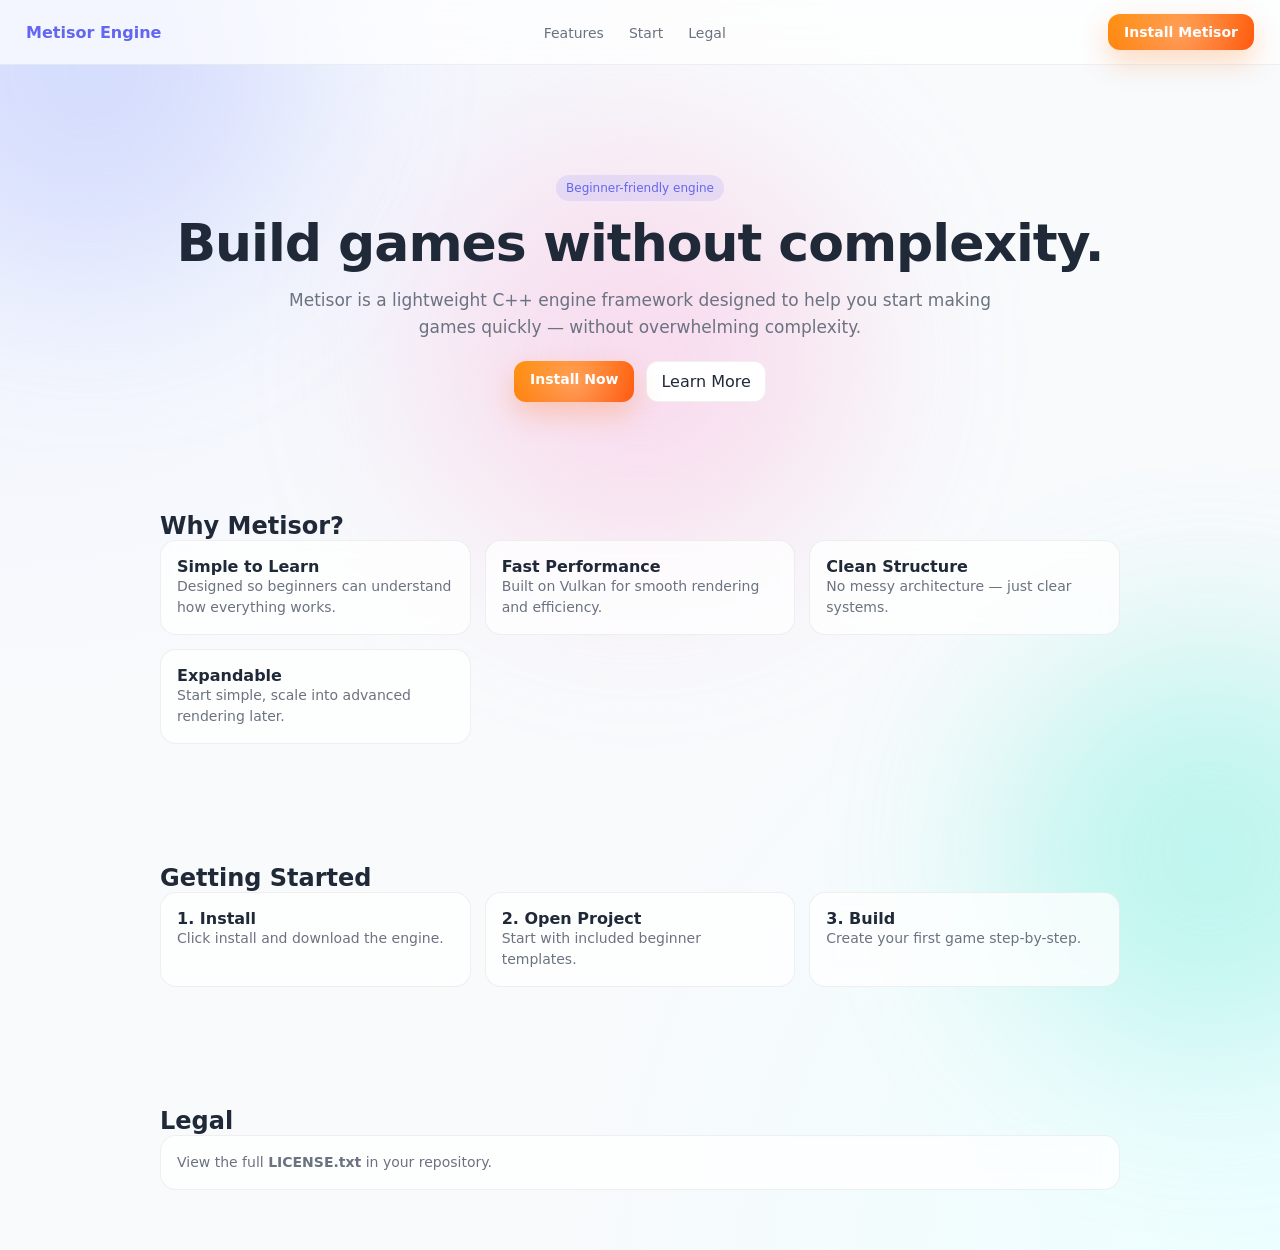
<file: Index.html>
<!DOCTYPE html>
<html lang="en">
<head>
<meta charset="UTF-8" />
<meta name="viewport" content="width=device-width, initial-scale=1.0"/>
<title>Metisor Engine</title>

<style>
:root{
  --bg1:#f8fafc;
  --bg2:#eef2ff;
  --bg3:#ecfeff;

  --card:rgba(255,255,255,0.75);
  --border:rgba(0,0,0,0.06);

  --text:#1f2937;
  --muted:#6b7280;

  --blue:#6366f1;
  --mint:#14b8a6;
  --orange:#ff6a00;
}

*{
  margin:0;
  padding:0;
  box-sizing:border-box;
  font-family: ui-sans-serif, system-ui, -apple-system, Segoe UI;
}

body{
  color:var(--text);
  background: radial-gradient(circle at top left, var(--bg2), transparent 40%),
              radial-gradient(circle at bottom right, var(--bg3), transparent 40%),
              var(--bg1);
  overflow-x:hidden;
}

/* blobs */
.blob{
  position:fixed;
  width:420px;
  height:420px;
  border-radius:50%;
  filter:blur(90px);
  opacity:0.35;
  z-index:-1;
  animation:float 12s ease-in-out infinite;
}

.b1{background:#a5b4fc; top:-140px; left:-120px;}
.b2{background:#5eead4; bottom:-160px; right:-140px;}
.b3{background:#f9a8d4; top:40%; left:50%; transform:translate(-50%,-50%); animation-delay:3s;}

@keyframes float{
  0%,100%{transform:translateY(0);}
  50%{transform:translateY(-30px);}
}

header{
  position:sticky;
  top:0;
  backdrop-filter: blur(14px);
  background:rgba(255,255,255,0.7);
  border-bottom:1px solid var(--border);
  display:flex;
  justify-content:space-between;
  align-items:center;
  padding:14px 26px;
}

.logo{
  font-weight:800;
  color:var(--blue);
}

nav a{
  margin:0 10px;
  text-decoration:none;
  color:var(--muted);
  font-size:14px;
}

nav a:hover{color:var(--text);}

/* ORANGE INSTALL BUTTON */
.install-btn{
  background: linear-gradient(135deg, #ff8a00, #ff4d00);
  color:white;
  padding:10px 16px;
  border-radius:12px;
  text-decoration:none;
  font-weight:700;
  font-size:14px;
  box-shadow:0 12px 28px rgba(255, 106, 0, 0.25);
  transition:0.25s;
  display:inline-block;
  position:relative;
  overflow:hidden;
}

.install-btn:hover{
  transform:translateY(-3px) scale(1.03);
  box-shadow:0 18px 40px rgba(255, 106, 0, 0.35);
}

/* subtle shine */
.install-btn::after{
  content:"";
  position:absolute;
  inset:-50%;
  background: radial-gradient(circle, rgba(255,255,255,0.35), transparent 60%);
  animation:shine 3s infinite;
}

@keyframes shine{
  0%{transform:translateX(-60%); opacity:0;}
  50%{opacity:0.6;}
  100%{transform:translateX(60%); opacity:0;}
}

.hero{
  text-align:center;
  padding:110px 20px 50px;
}

.badge{
  display:inline-block;
  background:rgba(99,102,241,0.12);
  color:var(--blue);
  padding:6px 10px;
  border-radius:999px;
  font-size:12px;
  margin-bottom:12px;
}

.hero h1{
  font-size:52px;
  letter-spacing:-1px;
}

.hero p{
  max-width:720px;
  margin:14px auto;
  color:var(--muted);
  font-size:17px;
  line-height:1.6;
}

.section{
  max-width:1000px;
  margin:auto;
  padding:60px 20px;
}

.grid{
  display:grid;
  grid-template-columns:repeat(auto-fit,minmax(240px,1fr));
  gap:14px;
}

.card{
  background:var(--card);
  border:1px solid var(--border);
  border-radius:16px;
  padding:16px;
  backdrop-filter: blur(10px);
  transition:0.25s;
}

.card:hover{
  transform:translateY(-4px);
  box-shadow:0 18px 40px rgba(0,0,0,0.08);
}

.muted{color:var(--muted); font-size:14px; line-height:1.5;}

.cta{
  display:flex;
  justify-content:center;
  gap:12px;
  margin-top:20px;
}

.ghost{
  padding:10px 14px;
  border-radius:12px;
  border:1px solid var(--border);
  text-decoration:none;
  color:var(--text);
  background:white;
}

/* license */
#licensePage{
  display:none;
  padding:40px;
}

.box{
  background:#0b1220;
  color:#e5e7eb;
  padding:20px;
  border-radius:14px;
  font-family:monospace;
  white-space:pre-wrap;
  min-height:75vh;
}

.back{
  display:inline-block;
  margin-bottom:12px;
  background:var(--blue);
  color:white;
  padding:8px 12px;
  border-radius:10px;
  cursor:pointer;
}
</style>
</head>

<body>

<div class="blob b1"></div>
<div class="blob b2"></div>
<div class="blob b3"></div>

<div id="main">

<header>
  <div class="logo">Metisor Engine</div>
  <nav>
    <a href="#features">Features</a>
    <a href="#start">Start</a>
    <a href="#legal">Legal</a>
  </nav>

  <!-- INSTALL BUTTON -->
  <a class="install-btn"
     href="https://raw.githubusercontent.com/ScuffedWizard/Metisor-Game-Engine/main/Engine.exe"
     download>
     Install Metisor
  </a>
</header>

<section class="hero">
  <div class="badge">Beginner-friendly engine</div>
  <h1>Build games without complexity.</h1>
  <p>
    Metisor is a lightweight C++ engine framework designed to help you start
    making games quickly — without overwhelming complexity.
  </p>

  <div class="cta">
    <a class="install-btn"
       href="https://raw.githubusercontent.com/ScuffedWizard/Metisor-Game-Engine/main/Engine.exe"
       download>
       Install Now
    </a>

    <a class="ghost" href="#features">Learn More</a>
  </div>
</section>

<section id="features" class="section">
  <h2>Why Metisor?</h2>

  <div class="grid">
    <div class="card">
      <b>Simple to Learn</b>
      <p class="muted">Designed so beginners can understand how everything works.</p>
    </div>

    <div class="card">
      <b>Fast Performance</b>
      <p class="muted">Built on Vulkan for smooth rendering and efficiency.</p>
    </div>

    <div class="card">
      <b>Clean Structure</b>
      <p class="muted">No messy architecture — just clear systems.</p>
    </div>

    <div class="card">
      <b>Expandable</b>
      <p class="muted">Start simple, scale into advanced rendering later.</p>
    </div>
  </div>
</section>

<section id="start" class="section">
  <h2>Getting Started</h2>

  <div class="grid">
    <div class="card">
      <b>1. Install</b>
      <p class="muted">Click install and download the engine.</p>
    </div>

    <div class="card">
      <b>2. Open Project</b>
      <p class="muted">Start with included beginner templates.</p>
    </div>

    <div class="card">
      <b>3. Build</b>
      <p class="muted">Create your first game step-by-step.</p>
    </div>
  </div>
</section>

<section id="legal" class="section">
  <h2>Legal</h2>

  <div class="card">
    <p class="muted">
      View the full <b>LICENSE.txt</b> in your repository.
    </p>
  </div>
</section>

</div>

<script>
</script>

</body>
</html>
</file>
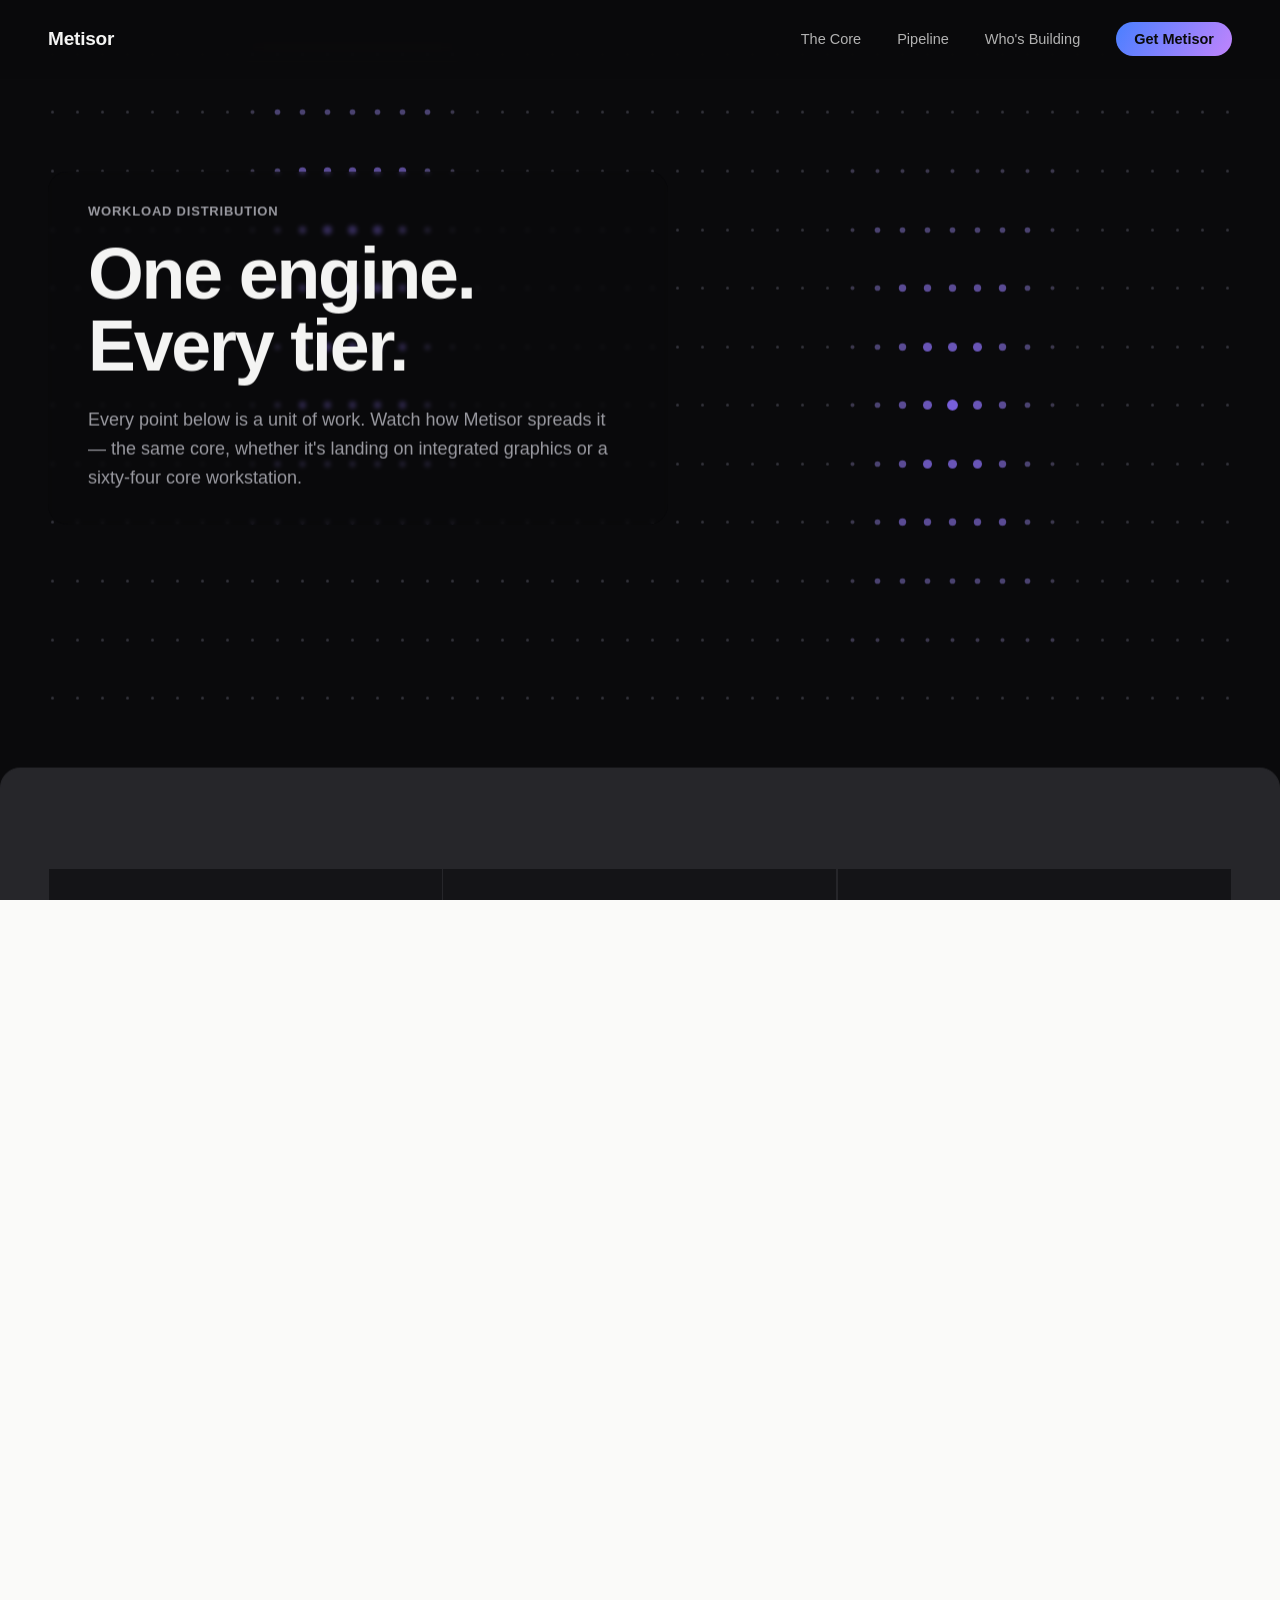
<file: index.html>
<!DOCTYPE html>
<html lang="en">
<head>
<meta charset="UTF-8">
<meta name="viewport" content="width=device-width, initial-scale=1.0">
<title>Metisor — Scales With Your Ideas</title>
  <meta name="description" content="Metisor is a high-performance game engine built in C++ with DirectX 12 and Vulkan, designed to scale from integrated graphics to workstation-class hardware.">
<link rel="icon" href="Website/favicon.ico" sizes="any">
<link rel="apple-touch-icon" href="Website/apple-touch-icon.png">
<link rel="stylesheet" href="Website/style.css">
</head>
<body>

  <header class="nav" id="siteNav">
    <a href="#landing" class="nav__mark">Metisor</a>
    <nav class="nav__links">
      <a href="#the-core" class="nav__link">The Core</a>
      <a href="#pipeline" class="nav__link">Pipeline</a>
      <a href="#builders" class="nav__link">Who's Building</a>
      <a href="#get-metisor" class="nav__link nav__link--cta">Get Metisor</a>
    </nav>
    <button class="nav__toggle" aria-label="Toggle menu" aria-expanded="false">
      <span></span><span></span>
    </button>
  </header>

  <div class="scroll-spacer"></div>

  <div id="smooth-wrapper">
    <div id="smooth-content">
  <main>

    <!-- ================= LANDING (light) ================= -->
    <section class="theme-light" id="landing" data-theme="light">
      <div class="hero">
        <div class="hero__text">
          <p class="hero__eyebrow">Version 0.1 — Windows 11</p>
          <h1 class="hero__headline">
            <span class="grad-text">Metisor</span><br>
            Scales With<br>
            Your Ideas
          </h1>
          <p class="hero__sub">
            A high-performance engine built to run as well on a five-year-old
            laptop as it does on a render farm. DirectX 12 and Vulkan, one codebase.
          </p>
          <div class="hero__actions">
            <a href="#get-metisor" class="btn btn--primary">Download Metisor</a>
            <a href="#" class="btn btn--ghost">Read the docs</a>
          </div>
        </div>
      </div>

      <div class="strip">
        <div class="strip__item">
          <span class="strip__label">Render backends</span>
          <span class="strip__value">DirectX 12 · Vulkan</span>
        </div>
        <div class="strip__item">
          <span class="strip__label">Platforms live</span>
          <span class="strip__value">Windows 11</span>
        </div>
        <div class="strip__item">
          <span class="strip__label">In development</span>
          <span class="strip__value">macOS · Linux</span>
        </div>
        <div class="strip__item">
          <span class="strip__label">Runs on</span>
          <span class="strip__value">Integrated graphics → workstation clusters</span>
        </div>
      </div>
    </section>

    <!-- ================= THE CORE (dark) ================= -->
    <section class="theme-dark" id="the-core" data-theme="dark">
      <div class="core-hero">
        <div class="core-hero__grid" id="loadGrid"></div>
        <div class="core-hero__text">
          <p class="core-hero__eyebrow">Workload distribution</p>
          <h2 class="core-hero__headline">One engine.<br>Every tier.</h1>
          <p class="core-hero__sub">
            Every point below is a unit of work. Watch how Metisor spreads it —
            the same core, whether it's landing on integrated graphics or a
            sixty-four core workstation.
          </p>
        </div>
      </div>

      <div class="tiers">
        <div class="tier">
          <span class="tier__index">Tier 1</span>
          <h3 class="tier__name">Integrated &amp; low-end</h3>
          <p class="tier__desc">
            Laptops without a discrete GPU. Metisor scales resolution, draw
            distance and effect density automatically to hold a stable frame time.
          </p>
        </div>
        <div class="tier">
          <span class="tier__index">Tier 2</span>
          <h3 class="tier__name">Mid-range desktop</h3>
          <p class="tier__desc">
            The most common target for hobbyist and indie projects. Full feature
            set, tuned defaults, no manual profiling required to ship.
          </p>
        </div>
        <div class="tier">
          <span class="tier__index">Tier 3</span>
          <h3 class="tier__name">Workstation &amp; studio</h3>
          <p class="tier__desc">
            Multi-core, multi-GPU setups used by the studios building at scale.
            Metisor distributes load across every core it's given.
          </p>
        </div>
      </div>

      <div class="backends">
        <h2 class="backends__headline">DirectX 12. Vulkan. Your choice.</h2>
        <p class="backends__sub">
          Metisor talks to the hardware you have, not the hardware we'd prefer
          you had. Switch backends without touching your project.
        </p>
      </div>
    </section>

    <!-- ================= PIPELINE (light) ================= -->
    <section class="theme-light" id="pipeline" data-theme="light">
      <div class="pipeline">
        <div class="pipeline__intro">
          <p class="pipeline__eyebrow">Under the hood</p>
          <h2 class="pipeline__headline">Nothing borrowed.</h2>
          <p class="pipeline__sub">
            No licensed renderer, no off-the-shelf UI toolkit. Metisor's core
            is built in-house, piece by piece — which means nothing about it
            is out of our hands.
          </p>
        </div>

        <div class="glass-grid">
          <div class="glass-card">
            <canvas class="glass-card__canvas" data-hue="230"></canvas>
            <div class="glass-card__content">
              <span class="glass-card__label">Renderer</span>
              <h3 class="glass-card__title">Built from scratch</h3>
              <p class="glass-card__desc">
                DirectX 12 and Vulkan paths written against our own
                architecture — not layered on someone else's engine.
              </p>
            </div>
          </div>

          <div class="glass-card">
            <canvas class="glass-card__canvas" data-hue="260"></canvas>
            <div class="glass-card__content">
              <span class="glass-card__label">Interface</span>
              <h3 class="glass-card__title">Our own UI engine</h3>
              <p class="glass-card__desc">
                The editor runs on UI tooling built specifically for Metisor,
                not a repurposed web view or a third-party framework.
              </p>
            </div>
          </div>

          <div class="glass-card">
            <canvas class="glass-card__canvas" data-hue="285"></canvas>
            <div class="glass-card__content">
              <span class="glass-card__label">Scripting</span>
              <h3 class="glass-card__title">Our own virtualization</h3>
              <p class="glass-card__desc">
                Gameplay code will run on script virtualization we're
                building ourselves — designed to support several languages
                without compromising on speed.
              </p>
            </div>
          </div>
        </div>

        <div class="roadmap-note">
          <span class="roadmap-note__badge">In development</span>
          <p class="roadmap-note__text">
            Scripting support for C++, C#, and a Metisor-native custom
            language is on the roadmap, with room to add more through
            extensions. Alpha 0.1 doesn't include it yet — install to
            follow along as it lands.
          </p>
        </div>
      </div>
    </section>

    <!-- ================= WHO'S BUILDING (dark) ================= -->
    <section class="theme-dark" id="builders" data-theme="dark">
      <div class="builders">
        <canvas class="builders__canvas" id="buildersCanvas"></canvas>

        <div class="builders__intro">
          <p class="builders__eyebrow">Who's building with Metisor</p>
          <h2 class="builders__headline">Built for one person.<br>Built for a full team.</h2>
        </div>

        <div class="builders__columns">
          <div class="builders__col">
            <span class="builders__tag">Solo &amp; hobbyist</span>
            <h3 class="builders__col-title">Ship something on your own terms</h3>
            <p class="builders__col-desc">
              Most people building with Metisor right now are working alone
              or in small teams — learning, prototyping, or chasing a project
              they've wanted to make for years. No studio, no budget, no
              waiting on a green light. Metisor is built to be picked up by
              one person and taken as far as they want to take it.
            </p>
          </div>

          <div class="builders__col">
            <span class="builders__tag">Professional &amp; studio</span>
            <h3 class="builders__col-title">Scale up without switching engines</h3>
            <p class="builders__col-desc">
              A smaller slice of the people using Metisor are professional
              teams and studios pushing production-scale projects — multiple
              disciplines, larger budgets, harder performance targets.
              The same engine that runs a solo prototype is built to hold up
              once a real team and a real deadline are attached to it.
            </p>
          </div>
        </div>
      </div>
    </section>

    <!-- ================= GET METISOR (light) ================= -->
    <section class="theme-light" id="get-metisor" data-theme="light">
      <div class="get-metisor">
        <div class="get-metisor__glow"></div>
        <div class="get-metisor__dots"></div>

        <div class="get-metisor__content">
          <div class="get-metisor__text">
            <p class="get-metisor__eyebrow">Alpha 0.1 — Windows 11</p>
            <h2 class="get-metisor__headline">Get Metisor.</h2>
            <p class="get-metisor__sub">
              This render was made entirely in Alpha 0.1 — our own renderer,
              handling real foliage and glass in the same scene. It's early,
              it's rough in places, and it's already this capable. Install it
              and watch it grow.
            </p>
            <div class="get-metisor__actions">
              <a href="#" class="btn btn--primary">Download for Windows 11</a>
              <a href="https://github.com/ScuffedWizard/Metisor-Game-Engine" class="btn btn--ghost" target="_blank" rel="noopener">View on GitHub</a>
            </div>
            <p class="get-metisor__note">macOS and Linux support are in active development.</p>
          </div>

          <div class="get-metisor__visual">
            <img src="Website/Metisor0.1.png" alt="A forest scene rendered in Metisor Alpha 0.1, featuring a glass sculpture of the version number 0.1" class="get-metisor__image">
          </div>
        </div>
      </div>
    </section>

  </main>

  <footer class="footer">
    <span>© 2026 Metisor Engine</span>
    <span class="footer__links">
      <a href="https://github.com/ScuffedWizard/Metisor-Game-Engine/blob/main/license/LICENSE.txt" target="_blank" rel="noopener">License</a>
      <a href="https://github.com/ScuffedWizard/Metisor-Game-Engine/raw/main/license/Metisor_EULA_v2.docx" target="_blank" rel="noopener">EULA</a>
      <a href="https://github.com/ScuffedWizard/Metisor-Game-Engine" target="_blank" rel="noopener">GitHub</a>
    </span>
    <span class="footer__version">0.1</span>
  </footer>
    </div>
  </div>

  <script src="Website/smooth.js" defer></script>
  <script src="Website/glass.js" defer></script>
  <script src="Website/particles.js" defer></script>
  <script src="Website/script.js" defer></script>
</body>
</html>
</file>
<file: Website/style.css>
/* ===========================================================
   Metisor — single continuous-scroll page
   Shared tokens (theme-independent)
   =========================================================== */
:root{
  --grad-1: #4A7FFF;
  --grad-2: #8B5CF6;
  --grad-3: #C084FC;

  --font-body: "Google Sans Flex", sans-serif;
   --font-display: "Google Sans Flex", sans-serif;

  --max-w: 1320px;
  --gutter: 48px;
}

@media (max-width: 720px){
  :root{ --gutter: 24px; }
}

/* Per-section theme scopes — same variable names, different values,
   scoped to the section so light and dark pages never collide. */
.theme-light{
  --bg:       #FAFAF9;
  --ink:      #0E0E10;
  --ink-soft: #6B6B70;
  --line:     #E5E5E3;
  --surface:  #FFFFFF;
}

.theme-dark{
  --bg:       #0A0A0C;
  --ink:      #F4F4F3;
  --ink-soft: #9A9AA1;
  --line:     #26262A;
  --surface:  #141417;
}

*,*::before,*::after{ box-sizing: border-box; }

/* scroll-behavior intentionally omitted here — smooth.js drives all
   scrolling (native + eased anchor jumps); leaving CSS scroll-behavior:
   smooth on would stack the browser's own smooth-scroll animation on top
   of ours every frame and cause lag. */

body{
  margin: 0;
  overscroll-behavior-y: none; /* stops rubber-band bounce from fighting the lagged transform */
  font-family: var(--font-body);
  -webkit-font-smoothing: antialiased;
  text-rendering: optimizeLegibility;
  background: #FAFAF9; /* matches first section, avoids a flash before sections paint */
}

img{ max-width: 100%; display: block; }
a{ color: inherit; text-decoration: none; }

@media (prefers-reduced-motion: reduce){
  *, *::before, *::after{
    animation-duration: 0.001ms !important;
    animation-iteration-count: 1 !important;
    transition-duration: 0.001ms !important;
    scroll-behavior: auto !important;
  }
}

/* ===========================================================
   Scroll reveal — consistent easing language across the site
   =========================================================== */
.reveal{
  opacity: 0;
  transform: translateY(28px);
  transition: opacity 0.9s cubic-bezier(.22,.61,.36,1),
              transform 0.9s cubic-bezier(.22,.61,.36,1);
  will-change: opacity, transform;
}

.reveal--visible{
  opacity: 1;
  transform: translateY(0);
}

/* Stagger siblings inside grid/list groups so they don't all land at once */
.tiers .tier.reveal--visible:nth-child(1){ transition-delay: 0s; }
.tiers .tier.reveal--visible:nth-child(2){ transition-delay: 0.08s; }
.tiers .tier.reveal--visible:nth-child(3){ transition-delay: 0.16s; }

.glass-grid .glass-card.reveal--visible:nth-child(1){ transition-delay: 0s; }
.glass-grid .glass-card.reveal--visible:nth-child(2){ transition-delay: 0.08s; }
.glass-grid .glass-card.reveal--visible:nth-child(3){ transition-delay: 0.16s; }

.builders__columns .builders__col.reveal--visible:nth-child(1){ transition-delay: 0s; }
.builders__columns .builders__col.reveal--visible:nth-child(2){ transition-delay: 0.1s; }

@media (prefers-reduced-motion: reduce){
  .reveal{
    opacity: 1;
    transform: none;
    transition: none;
  }
}

/* Every themed section paints its own background/text color */
section.theme-light,
section.theme-dark{
  background: var(--bg);
  color: var(--ink);
}

/* ===========================================================
   Smooth scroll wrapper — content is transform-driven and lags
   slightly behind the real (native) scroll position, which stays
   in a normal spacer div so the browser's own scrollbar/keyboard/
   touch/accessibility behavior is completely untouched.
   =========================================================== */
#smooth-wrapper{
  position: fixed;
  top: 0; left: 0;
  width: 100%;
  height: 100%;
  overflow: hidden;
  z-index: 1;
}

#smooth-content{
  position: absolute;
  top: 0; left: 0;
  width: 100%;
  will-change: transform;
}

.scroll-spacer{
  position: relative;
  width: 1px;
  opacity: 0;
  pointer-events: none;
}

/* ===========================================================
   Nav — theme-aware, swaps via JS as sections scroll past
   =========================================================== */
.nav{
  position: fixed;
  top: 0; left: 0; right: 0;
  z-index: 50;
  display: flex;
  align-items: center;
  justify-content: space-between;
  padding: 22px var(--gutter);
  background: rgba(250, 250, 249, 0.72);
  backdrop-filter: blur(14px) saturate(140%);
  -webkit-backdrop-filter: blur(14px) saturate(140%);
  border-bottom: 1px solid transparent;
  transition: background 0.35s ease, border-color 0.35s ease;
  color: #0E0E10;
}

.nav.is-scrolled{
  border-bottom-color: #E5E5E3;
}

.nav.nav--dark{
  background: rgba(10, 10, 12, 0.72);
  color: #F4F4F3;
}

.nav.nav--dark.is-scrolled{
  border-bottom-color: #26262A;
}

.nav__mark{
  font-family: var(--font-display);
  font-weight: 700;
  font-size: 19px;
  letter-spacing: -0.01em;
}

.nav__links{
  display: flex;
  align-items: center;
  gap: 36px;
}

.nav__link{
  font-size: 14.5px;
  font-weight: 500;
  opacity: 0.72;
  transition: opacity 0.2s ease;
}

.nav__link:hover{ opacity: 1; }

.nav__link--cta{
  color: #FFFFFF;
  opacity: 1;
  background: linear-gradient(120deg, var(--grad-1), var(--grad-2));
  padding: 9px 18px;
  border-radius: 100px;
  font-weight: 600;
}

.nav--dark .nav__link--cta{
  color: #0A0A0C;
  background: linear-gradient(120deg, var(--grad-1), var(--grad-3));
}

.nav__link--cta:hover{ opacity: 0.92; }

.nav__toggle{
  display: none;
  flex-direction: column;
  justify-content: center;
  gap: 5px;
  width: 32px; height: 32px;
  background: none;
  border: none;
  cursor: pointer;
}

.nav__toggle span{
  display: block;
  height: 1.5px;
  background: currentColor;
  border-radius: 2px;
}

@media (max-width: 860px){
  .nav__links{ display: none; }
  .nav__toggle{ display: flex; }
}

/* ===========================================================
   Landing hero
   =========================================================== */
.hero{
  max-width: 1180px;
  margin: 0 auto;
  padding: 200px var(--gutter) 120px;
  display: flex;
  flex-direction: column;
  align-items: flex-start;
  min-height: 88vh;
  justify-content: center;
}

.hero__eyebrow{
  font-size: 13px;
  font-weight: 600;
  letter-spacing: 0.06em;
  text-transform: uppercase;
  color: var(--ink-soft);
  margin: 0 0 20px;
}

.hero__headline{
  font-family: var(--font-display);
  font-weight: 750;
  font-size: clamp(56px, 8vw, 128px);
  line-height: 0.96;
  letter-spacing: -0.03em;
  margin: 0 0 28px;
}

.grad-text{
  background: linear-gradient(100deg, var(--grad-1) 0%, var(--grad-2) 45%, var(--grad-3) 85%);
  background-size: 200% 100%;
  -webkit-background-clip: text;
  background-clip: text;
  color: transparent;
  animation: gradient-drift 9s ease-in-out infinite;
  display: inline-block;
}

@keyframes gradient-drift{
  0%   { background-position: 0% 50%; }
  50%  { background-position: 100% 50%; }
  100% { background-position: 0% 50%; }
}

.hero__sub{
  font-size: 20px;
  line-height: 1.55;
  color: var(--ink-soft);
  max-width: 620px;
  margin: 0 0 40px;
}

.hero__actions{
  display: flex;
  gap: 14px;
  flex-wrap: wrap;
}

.btn{
  display: inline-flex;
  align-items: center;
  justify-content: center;
  padding: 14px 26px;
  border-radius: 100px;
  font-size: 15px;
  font-weight: 600;
  letter-spacing: -0.005em;
  transition: transform 0.25s cubic-bezier(.2,.8,.2,1), box-shadow 0.25s ease, background 0.25s ease, border-color 0.25s ease;
}

.btn--primary{
  color: #FFFFFF;
  background: linear-gradient(120deg, var(--grad-1), var(--grad-2));
  box-shadow: 0 8px 24px -8px rgba(112, 92, 246, 0.55);
}

.btn--primary:hover{
  transform: translateY(-2px);
  box-shadow: 0 12px 28px -8px rgba(112, 92, 246, 0.65);
}

.btn--ghost{
  color: var(--ink);
  background: transparent;
  border: 1px solid var(--line);
}

.btn--ghost:hover{
  border-color: var(--ink);
  transform: translateY(-2px);
}

@media (max-width: 980px){
  .hero{
    padding-top: 150px;
    min-height: unset;
  }
  .hero__sub{ max-width: 100%; }
}

/* ===========================================================
   Stat strip (landing)
   =========================================================== */
.strip{
  max-width: var(--max-w);
  margin: 0 auto;
  padding: 56px var(--gutter) 120px;
  display: grid;
  grid-template-columns: repeat(4, 1fr);
  gap: 32px;
  border-top: 1px solid var(--line);
}

.strip__item{
  display: flex;
  flex-direction: column;
  gap: 8px;
}

.strip__label{
  font-size: 12.5px;
  font-weight: 600;
  letter-spacing: 0.05em;
  text-transform: uppercase;
  color: var(--ink-soft);
}

.strip__value{
  font-family: var(--font-display);
  font-size: 17px;
  font-weight: 600;
  letter-spacing: -0.01em;
}

@media (max-width: 860px){
  .strip{
    grid-template-columns: repeat(2, 1fr);
    row-gap: 40px;
  }
}

/* ===========================================================
   Core hero — the load grid
   =========================================================== */
.core-hero{
  position: relative;
  min-height: 100vh;
  display: flex;
  align-items: center;
  overflow: hidden;
  padding: 140px var(--gutter) 80px;
}

.core-hero__grid{
  position: absolute;
  inset: 0;
  display: grid;
  grid-template-columns: repeat(48, 1fr);
  grid-auto-rows: 1fr;
  place-items: center;
  padding: 40px;
  opacity: 0.85;
}

.load-dot{
  width: 3px;
  height: 3px;
  border-radius: 50%;
  background: #3A3A42;
  transition: transform 1.1s cubic-bezier(.22,.61,.36,1), background-color 1.1s cubic-bezier(.22,.61,.36,1);
}

.core-hero__text{
  position: relative;
  z-index: 2;
  max-width: 620px;
  padding: 32px 40px;
  background: rgba(10, 10, 12, 0.55);
  backdrop-filter: blur(2px);
  border-radius: 20px;
}

.core-hero__eyebrow{
  font-size: 13px;
  font-weight: 600;
  letter-spacing: 0.06em;
  text-transform: uppercase;
  color: var(--ink-soft);
  margin: 0 0 20px;
}

.core-hero__headline{
  font-family: var(--font-display);
  font-weight: 750;
  font-size: clamp(44px, 5.6vw, 76px);
  line-height: 1.0;
  letter-spacing: -0.03em;
  margin: 0 0 24px;
}

.core-hero__sub{
  font-size: 18px;
  line-height: 1.6;
  color: var(--ink-soft);
  margin: 0;
}

@media (max-width: 720px){
  .core-hero__text{ padding: 24px 22px; }
}

/* ===========================================================
   Tiers
   =========================================================== */
.tiers{
  max-width: var(--max-w);
  margin: 0 auto;
  padding: 100px var(--gutter);
  display: grid;
  grid-template-columns: repeat(3, 1fr);
  gap: 1px;
  background: var(--line);
  border: 1px solid var(--line);
  border-radius: 20px;
  overflow: hidden;
}

.tier{
  background: var(--surface);
  padding: 44px 36px;
  display: flex;
  flex-direction: column;
}

.tier__index{
  font-size: 12.5px;
  font-weight: 600;
  letter-spacing: 0.05em;
  text-transform: uppercase;
  color: var(--grad-3);
  margin-bottom: 18px;
}

.tier__name{
  font-family: var(--font-display);
  font-size: 22px;
  font-weight: 650;
  letter-spacing: -0.01em;
  margin: 0 0 14px;
}

.tier__desc{
  font-size: 15px;
  line-height: 1.6;
  color: var(--ink-soft);
  margin: 0;
}

@media (max-width: 860px){
  .tiers{ grid-template-columns: 1fr; }
}

/* ===========================================================
   Backends
   =========================================================== */
.backends{
  max-width: 780px;
  margin: 0 auto;
  padding: 60px var(--gutter) 160px;
  text-align: center;
}

.backends__headline{
  font-family: var(--font-display);
  font-weight: 700;
  font-size: clamp(32px, 4vw, 48px);
  letter-spacing: -0.02em;
  margin: 0 0 20px;
}

.backends__sub{
  font-size: 17px;
  line-height: 1.6;
  color: var(--ink-soft);
  margin: 0;
}

/* ===========================================================
   Pipeline
   =========================================================== */
.pipeline{
  max-width: var(--max-w);
  margin: 0 auto;
  padding: 180px var(--gutter) 140px;
  position: relative;
}

.pipeline__intro{
  max-width: 640px;
  margin: 0 0 72px;
}

.pipeline__eyebrow{
  font-size: 13px;
  font-weight: 600;
  letter-spacing: 0.06em;
  text-transform: uppercase;
  color: var(--ink-soft);
  margin: 0 0 20px;
}

.pipeline__headline{
  font-family: var(--font-display);
  font-weight: 750;
  font-size: clamp(40px, 5.2vw, 68px);
  letter-spacing: -0.03em;
  line-height: 1.02;
  margin: 0 0 22px;
}

.pipeline__sub{
  font-size: 18px;
  line-height: 1.6;
  color: var(--ink-soft);
  margin: 0;
}

.glass-grid{
  display: grid;
  grid-template-columns: repeat(3, 1fr);
  gap: 24px;
  margin-bottom: 56px;
}

.glass-card{
  position: relative;
  border-radius: 24px;
  overflow: hidden;
  min-height: 260px;
  box-shadow: 0 20px 50px -20px rgba(74, 40, 180, 0.25);
}

.glass-card__canvas{
  position: absolute;
  inset: 0;
  width: 100%;
  height: 100%;
  display: block;
}

.glass-card__content{
  position: relative;
  z-index: 1;
  padding: 36px 30px;
  display: flex;
  flex-direction: column;
  min-height: 260px;
  pointer-events: none;
}

.glass-card__label{
  font-size: 12.5px;
  font-weight: 600;
  letter-spacing: 0.05em;
  text-transform: uppercase;
  color: rgba(255,255,255,0.85);
  margin-bottom: 16px;
  text-shadow: 0 1px 12px rgba(20,10,50,0.25);
}

.glass-card__title{
  font-family: var(--font-display);
  font-size: 20px;
  font-weight: 650;
  letter-spacing: -0.01em;
  margin: 0 0 12px;
  color: #FFFFFF;
  text-shadow: 0 1px 16px rgba(20,10,50,0.3);
}

.glass-card__desc{
  font-size: 14.5px;
  line-height: 1.6;
  color: rgba(255,255,255,0.82);
  margin: 0;
  text-shadow: 0 1px 12px rgba(20,10,50,0.25);
}

.roadmap-note{
  display: flex;
  align-items: flex-start;
  gap: 18px;
  padding: 26px 30px;
  border: 1px solid var(--line);
  border-radius: 16px;
  background: var(--surface);
}

.roadmap-note__badge{
  flex-shrink: 0;
  font-size: 12px;
  font-weight: 600;
  letter-spacing: 0.03em;
  color: var(--grad-2);
  background: rgba(139, 92, 246, 0.1);
  padding: 6px 12px;
  border-radius: 100px;
  white-space: nowrap;
}

.roadmap-note__text{
  font-size: 15px;
  line-height: 1.6;
  color: var(--ink-soft);
  margin: 0;
}

@media (max-width: 900px){
  .glass-grid{ grid-template-columns: 1fr; }
  .roadmap-note{ flex-direction: column; }
}

/* ===========================================================
   Who's Building
   =========================================================== */
.builders{
  position: relative;
  max-width: var(--max-w);
  margin: 0 auto;
  padding: 180px var(--gutter) 160px;
  overflow: hidden;
}

.builders__canvas{
  position: absolute;
  top: 0; left: 0;
  width: 100%;
  height: 100%;
  z-index: 0;
  pointer-events: none;
}

.builders__intro{
  position: relative;
  z-index: 1;
  max-width: 720px;
  margin: 0 0 88px;
  pointer-events: none;
}

.builders__eyebrow{
  font-size: 13px;
  font-weight: 600;
  letter-spacing: 0.06em;
  text-transform: uppercase;
  color: var(--ink-soft);
  margin: 0 0 20px;
}

.builders__headline{
  font-family: var(--font-display);
  font-weight: 750;
  font-size: clamp(38px, 5vw, 64px);
  line-height: 1.05;
  letter-spacing: -0.03em;
  margin: 0;
}

.builders__columns{
  position: relative;
  z-index: 1;
  display: grid;
  grid-template-columns: 1fr 1fr;
  gap: 1px;
  background: var(--line);
  border: 1px solid var(--line);
  border-radius: 20px;
  overflow: hidden;
  pointer-events: none;
}

.builders__col{
  background: rgba(20, 20, 23, 0.72);
  backdrop-filter: blur(6px);
  -webkit-backdrop-filter: blur(6px);
  padding: 48px 40px;
}

.builders__tag{
  display: inline-block;
  font-size: 12px;
  font-weight: 600;
  letter-spacing: 0.05em;
  text-transform: uppercase;
  color: var(--grad-3);
  background: rgba(192, 132, 252, 0.1);
  padding: 6px 12px;
  border-radius: 100px;
  margin-bottom: 22px;
}

.builders__col-title{
  font-family: var(--font-display);
  font-size: 23px;
  font-weight: 650;
  letter-spacing: -0.01em;
  line-height: 1.25;
  margin: 0 0 18px;
}

.builders__col-desc{
  font-size: 15px;
  line-height: 1.7;
  color: var(--ink-soft);
  margin: 0;
}

@media (max-width: 860px){
  .builders__columns{ grid-template-columns: 1fr; }
}

/* ===========================================================
   Get Metisor
   =========================================================== */
.get-metisor{
  position: relative;
  overflow: hidden;
  padding: 160px 0 0;
}

.get-metisor__glow{
  position: absolute;
  top: -40%;
  left: -20%;
  width: 140%;
  height: 180%;
  background: linear-gradient(120deg, #4A7FFF, #8B5CF6, #C084FC, #4A7FFF);
  background-size: 400% 400%;
  filter: blur(90px);
  opacity: 0.16;
  animation: get-metisor-shift 14s ease infinite;
  z-index: 0;
  pointer-events: none;
}

@keyframes get-metisor-shift{
  0%   { background-position: 0% 50%; }
  50%  { background-position: 100% 50%; }
  100% { background-position: 0% 50%; }
}

.get-metisor__dots{
  position: absolute;
  inset: 0;
  background-image: radial-gradient(rgba(14, 14, 16, 0.09) 1.4px, transparent 1.4px);
  background-size: 16px 16px;
  opacity: 0.7;
  z-index: 0;
  pointer-events: none;
}

.get-metisor__content{
  position: relative;
  z-index: 1;
  max-width: var(--max-w);
  margin: 0 auto;
  padding: 0 var(--gutter) 0;
  display: grid;
  grid-template-columns: 1fr 1fr;
  gap: 56px;
  align-items: center;
}

.get-metisor__eyebrow{
  font-size: 13px;
  font-weight: 600;
  letter-spacing: 0.06em;
  text-transform: uppercase;
  color: var(--ink-soft);
  margin: 0 0 20px;
}

.get-metisor__headline{
  font-family: var(--font-display);
  font-weight: 750;
  font-size: clamp(44px, 5.6vw, 76px);
  letter-spacing: -0.03em;
  line-height: 1.0;
  margin: 0 0 24px;
}

.get-metisor__sub{
  font-size: 17px;
  line-height: 1.6;
  color: var(--ink-soft);
  max-width: 480px;
  margin: 0 0 36px;
}

.get-metisor__actions{
  display: flex;
  gap: 14px;
  flex-wrap: wrap;
  margin-bottom: 20px;
}

.get-metisor__note{
  font-size: 13.5px;
  color: var(--ink-soft);
  margin: 0;
}

.get-metisor__visual{
  border-radius: 24px;
  overflow: hidden;
  box-shadow: 0 30px 70px -30px rgba(74, 40, 180, 0.35);
}

.get-metisor__image{
  width: 100%;
  height: 100%;
  object-fit: cover;
  display: block;
}

@media (max-width: 900px){
  .get-metisor{ padding-top: 120px; }
  .get-metisor__content{
    grid-template-columns: 1fr;
    padding-bottom: 60px;
  }
  .get-metisor__sub{ max-width: 100%; }
}

/* ===========================================================
   Footer
   =========================================================== */
.footer{
  max-width: var(--max-w);
  margin: 0 auto;
  padding: 28px var(--gutter) 48px;
  display: flex;
  align-items: center;
  justify-content: space-between;
  gap: 24px;
  font-size: 13px;
  color: #6B6B70;
  flex-wrap: wrap;
}

.footer__links{
  display: flex;
  gap: 24px;
}

.footer__links a{
  color: #6B6B70;
  transition: color 0.2s ease;
}

.footer__links a:hover{
  color: #0E0E10;
}
</file>
